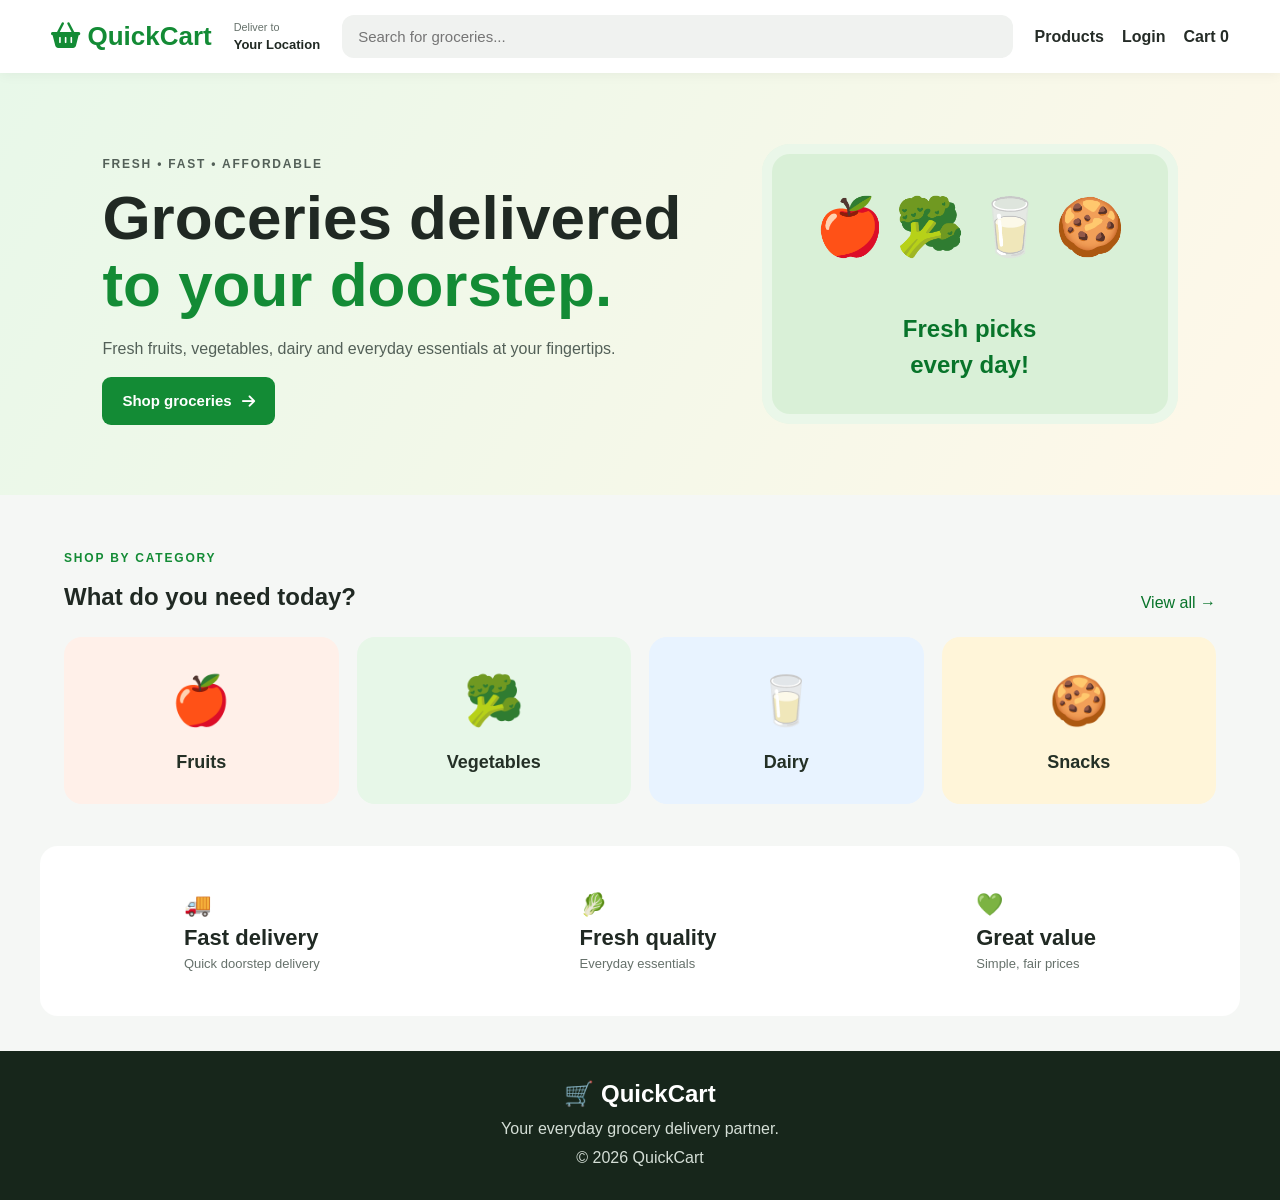
<file: index.html>
<!DOCTYPE html>
<html lang="en">

<head>
    <meta charset="UTF-8">
    <meta name="viewport" content="width=device-width, initial-scale=1.0">
    <meta http-equiv="refresh" content="0; url=index1.html">
    <title>QuickCart</title>
</head>

<body>
    <p>Opening QuickCart… <a href="index1.html">Continue</a></p>
</body>

</html>
</file>
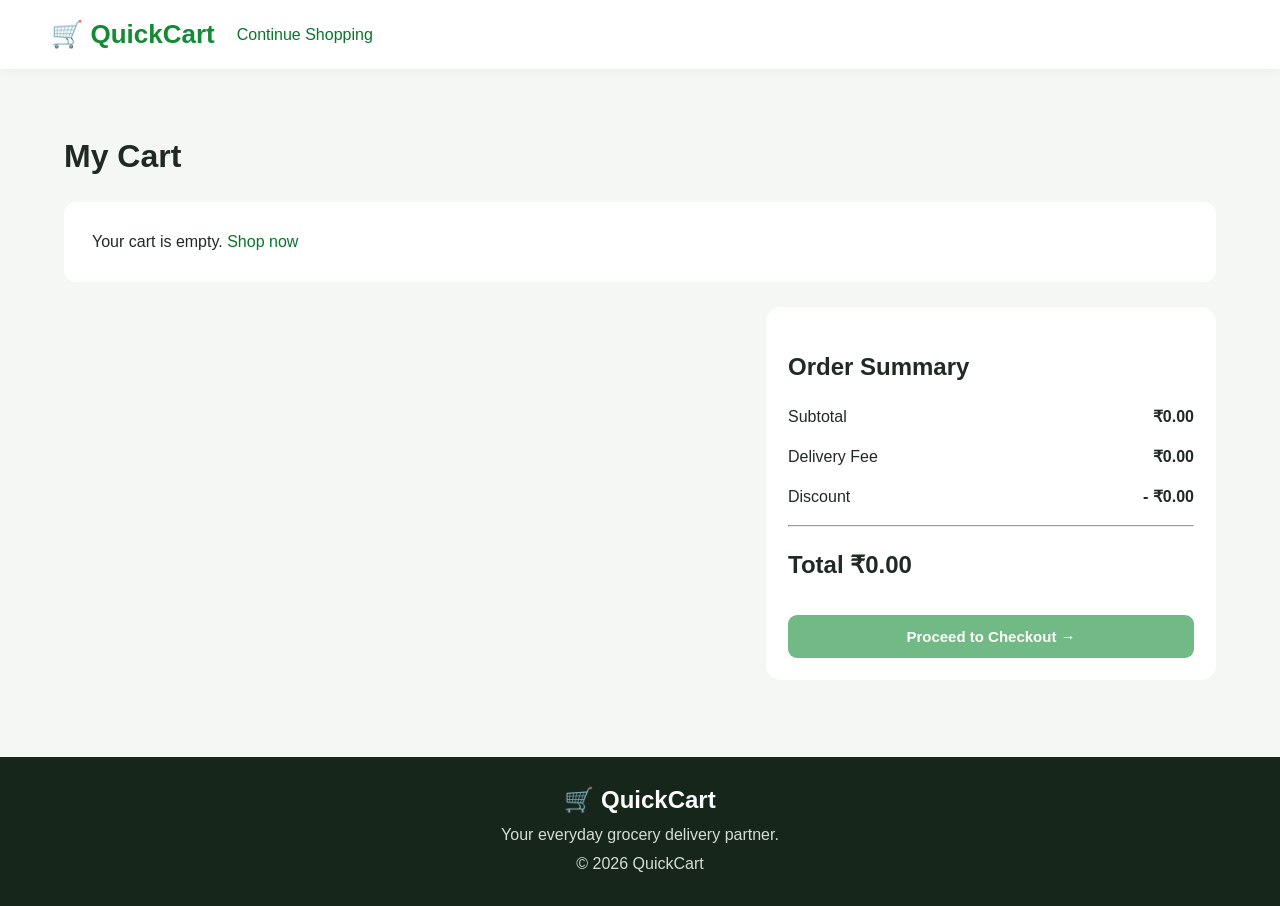
<file: cart.html>
<!DOCTYPE html>
<html lang="en">

<head>
    <meta charset="UTF-8">
    <meta name="viewport" content="width=device-width, initial-scale=1.0">
    <title>QuickCart | My Cart</title>
    <link rel="stylesheet" href="style.css">
</head>

<body>
    <header class="navbar"><a class="logo" href="index1.html">🛒 QuickCart</a><a href="products.html">Continue
            Shopping</a></header>
    <main class="section">
        <h1>My Cart</h1>
        <div id="cartItems" class="cart-list"></div>
        <div id="cartEmpty" class="empty-state" hidden>Your cart is empty. <a href="products.html">Shop now</a></div>
        <aside class="cart-summary">
            <h2>Order Summary</h2>
            <p>Subtotal <strong id="cartSubtotal">₹0</strong></p>
            <p>Delivery Fee <strong id="cartDelivery">₹0</strong></p>
            <p>Discount <strong id="cartDiscount">- ₹0</strong></p>
            <hr>
            <h2>Total <span id="cartTotal">₹0</span></h2><button id="checkoutBtn" class="btn"
                onclick="goToCheckout()">Proceed to Checkout →</button>
        </aside>
    </main>
    <footer>
        <h2>🛒 QuickCart</h2>
        <p>Your everyday grocery delivery partner.</p>
        <p>© 2026 QuickCart</p>
    </footer>
    <script src="script.js"></script>
    <script>renderCartPage();</script>
</body>

</html>
</file>
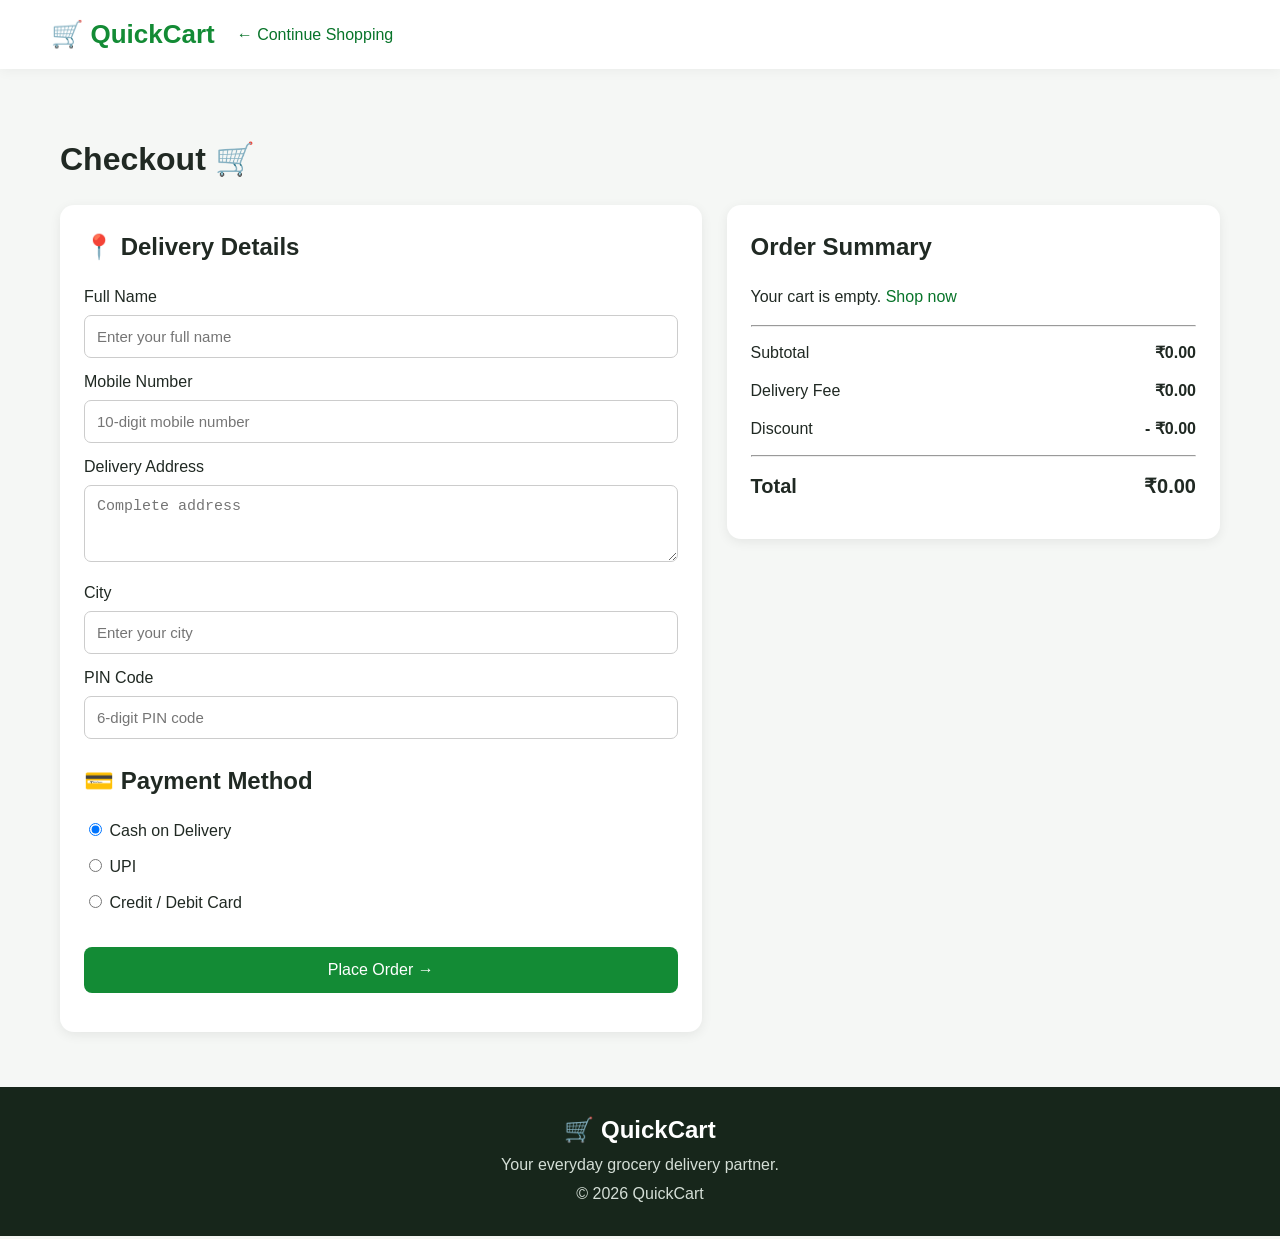
<file: checkout.html>
<!DOCTYPE html>
<html lang="en">

<head>
    <meta charset="UTF-8">
    <meta name="viewport" content="width=device-width, initial-scale=1.0">
    <title>QuickCart | Checkout</title>
    <link rel="stylesheet" href="style.css">
    <link rel="stylesheet" href="https://cdnjs.cloudflare.com/ajax/libs/font-awesome/6.5.2/css/all.min.css">
</head>

<body>
    <header class="navbar"><a class="logo" href="index1.html">🛒 QuickCart</a><a href="products.html">← Continue
            Shopping</a></header>
    <main class="checkout-page">
        <h1>Checkout 🛒</h1>
        <div class="checkout-layout">
            <section class="delivery-card">
                <h2>📍 Delivery Details</h2>
                <form id="checkoutForm">
                    <label for="fullName">Full Name</label><input id="fullName" required
                        placeholder="Enter your full name">
                    <label for="mobile">Mobile Number</label><input id="mobile" type="tel" pattern="[0-9]{10}"
                        maxlength="10" required placeholder="10-digit mobile number">
                    <label for="address">Delivery Address</label><textarea id="address" rows="3" required
                        placeholder="Complete address"></textarea>
                    <label for="city">City</label><input id="city" required placeholder="Enter your city">
                    <label for="pincode">PIN Code</label><input id="pincode" pattern="[0-9]{6}" maxlength="6" required
                        placeholder="6-digit PIN code">
                    <h2 class="payment-heading">💳 Payment Method</h2><label class="payment-option"><input type="radio"
                            name="payment" value="cod" checked> Cash on Delivery</label><label
                        class="payment-option"><input type="radio" name="payment" value="upi"> UPI</label><label
                        class="payment-option"><input type="radio" name="payment" value="card"> Credit / Debit
                        Card</label>
                    <button type="submit" id="placeOrderBtn" class="place-order-btn">Place Order →</button>
                    <div id="checkoutMessage" role="status" aria-live="polite"></div>
                </form>
            </section>
            <aside class="checkout-summary">
                <h2>Order Summary</h2>
                <div id="checkoutItems"></div>
                <p id="emptyCheckout" hidden>Your cart is empty. <a href="products.html">Shop now</a></p>
                <hr>
                <div class="checkout-row"><span>Subtotal</span><strong id="checkoutSubtotal">₹0.00</strong></div>
                <div class="checkout-row"><span>Delivery Fee</span><strong id="checkoutDelivery">₹0.00</strong></div>
                <div class="checkout-row"><span>Discount</span><strong id="checkoutDiscount">- ₹0.00</strong></div>
                <hr>
                <div class="checkout-total"><span>Total</span><strong id="checkoutTotal">₹0.00</strong></div>
            </aside>
        </div>
    </main>
    <footer>
        <h2>🛒 QuickCart</h2>
        <p>Your everyday grocery delivery partner.</p>
        <p>© 2026 QuickCart</p>
    </footer>
    <script>
        const CART_KEY = "quickCart", ORDER_KEY = "quickCartOrder"; let cartItems = [], busy = false; const $ = id => document.getElementById(id); const money = n => "₹" + Number(n).toFixed(2);
        function loadCart() { try { const a = JSON.parse(localStorage.getItem(CART_KEY) || "[]"); cartItems = Array.isArray(a) ? a.filter(i => i && typeof i.name === "string" && Number(i.price) >= 0 && Number.isInteger(Number(i.quantity)) && Number(i.quantity) > 0).map(i => ({ name: i.name, price: Number(i.price), quantity: Number(i.quantity) })) : [] } catch (e) { cartItems = []; console.error(e) } }
        function totals() { const subtotal = cartItems.reduce((s, i) => s + i.price * i.quantity, 0), delivery = subtotal > 0 && subtotal < 300 ? 30 : 0, discount = subtotal >= 500 ? 50 : 0; return { subtotal, delivery, discount, total: subtotal + delivery - discount } }
        function render() { const box = $("checkoutItems"); box.replaceChildren(); cartItems.forEach(i => { const row = document.createElement("div"); row.className = "checkout-product"; const name = document.createElement("span"); name.textContent = `${i.name} × ${i.quantity}`; const price = document.createElement("strong"); price.textContent = money(i.price * i.quantity); row.append(name, price); box.append(row) }); $("emptyCheckout").hidden = cartItems.length > 0; const t = totals(); $("checkoutSubtotal").textContent = money(t.subtotal); $("checkoutDelivery").textContent = money(t.delivery); $("checkoutDiscount").textContent = "- " + money(t.discount); $("checkoutTotal").textContent = money(t.total); $("placeOrderBtn").disabled = busy || cartItems.length === 0 }
        $("checkoutForm").addEventListener("submit", async e => {
            e.preventDefault(); if (busy) return; if (!cartItems.length) { $("checkoutMessage").className = "error-message"; $("checkoutMessage").textContent = "Your cart is empty. Add products before ordering."; return } if (!e.currentTarget.reportValidity()) return;
            const payment = document.querySelector('input[name="payment"]:checked'); const order = { customerName: $("fullName").value.trim(), mobile: $("mobile").value.trim(), address: $("address").value.trim() + ", " + $("city").value.trim() + ", PIN: " + $("pincode").value.trim(), items: cartItems, paymentMethod: payment ? payment.value : "cod" };
            busy = true; $("placeOrderBtn").disabled = true; $("checkoutMessage").className = ""; $("checkoutMessage").textContent = "Placing your order…";
            try {
                const response = await fetch("http://localhost:3000/api/orders", { method: "POST", headers: { "Content-Type": "application/json" }, body: JSON.stringify(order) }); let data; try { data = await response.json() } catch { throw Error("Backend did not return JSON. Check server.js.") } if (!response.ok || data.success !== true || !data.order) throw Error(data.message || "Order was not confirmed.");
                const id = data.order.orderId; if (!id) throw Error("Order ID missing in backend response."); localStorage.setItem(ORDER_KEY, id); localStorage.setItem("quickCartLastOrder", JSON.stringify(data.order)); localStorage.removeItem(CART_KEY); $("checkoutMessage").className = "success-message"; $("checkoutMessage").textContent = "Order placed successfully! Order ID: " + id + ". Opening confirmation…"; $("placeOrderBtn").textContent = "Order Placed ✓"; $("placeOrderBtn").disabled = true; setTimeout(() => { window.location.assign("order-success.html") }, 700);
            } catch (err) { console.error("Place order error:", err); $("checkoutMessage").className = "error-message"; const detail = (err instanceof TypeError) ? "Cannot connect to QuickCart backend. Start the backend with npm start in the backend folder, then retry." : err.message; $("checkoutMessage").textContent = "Could not place order: " + detail + " If you are unsure whether the order was saved, check Orders before submitting again."; busy = false; $("placeOrderBtn").disabled = cartItems.length === 0; $("placeOrderBtn").textContent = "Place Order →" }
        }); loadCart(); render();
    </script>
</body>

</html>
</file>
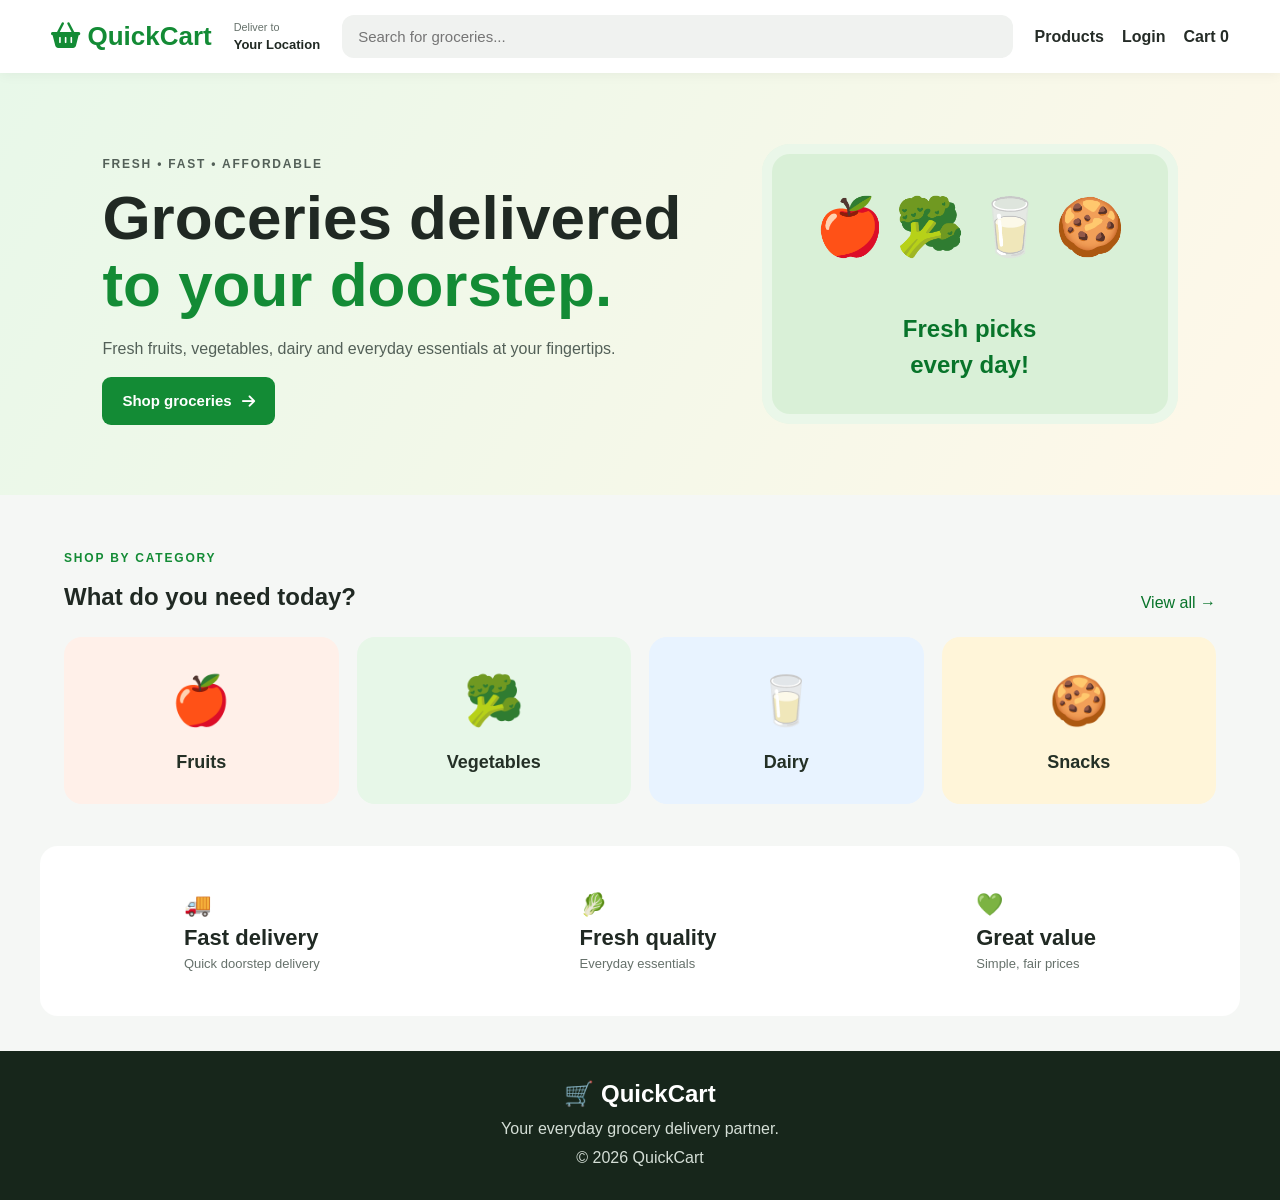
<file: index1.html>
<!DOCTYPE html>
<html lang="en">

<head>
  <meta charset="UTF-8">
  <meta name="viewport" content="width=device-width, initial-scale=1.0">
  <title>QuickCart | Fresh Groceries</title>
  <link rel="stylesheet" href="style.css">
  <link rel="stylesheet" href="https://cdnjs.cloudflare.com/ajax/libs/font-awesome/6.5.2/css/all.min.css">
</head>

<body>
  <header class="navbar">
    <a class="logo" href="index1.html"><i class="fa-solid fa-basket-shopping"></i> QuickCart</a>
    <div class="location"><small>Deliver to</small><strong>Your Location</strong></div>
    <input id="searchInput" class="search" placeholder="Search for groceries..." aria-label="Search products">
    <nav><a href="products.html">Products</a><a href="login.html">Login</a><a href="cart.html">Cart <span
          id="cartCount">0</span></a></nav>
  </header>
  <main>
    <section class="hero">
      <div>
        <p class="eyebrow">FRESH • FAST • AFFORDABLE</p>
        <h1>Groceries delivered<br><span>to your doorstep.</span></h1>
        <p>Fresh fruits, vegetables, dairy and everyday essentials at your fingertips.</p>
        <a class="btn" href="products.html">Shop groceries <i class="fa-solid fa-arrow-right"></i></a>
      </div>
      <div class="hero-art" aria-label="Grocery basket illustration">
        <span>🍎</span><span>🥦</span><span>🥛</span><span>🍪</span><strong>Fresh picks<br>every day!</strong></div>
    </section>
    <section class="section">
      <div class="section-head">
        <div>
          <p class="eyebrow">SHOP BY CATEGORY</p>
          <h2>What do you need today?</h2>
        </div><a href="products.html">View all →</a>
      </div>
      <div class="category-grid">
        <a class="category fruit" href="products.html?category=fruits">🍎<strong>Fruits</strong></a>
        <a class="category veg" href="products.html?category=vegetables">🥦<strong>Vegetables</strong></a>
        <a class="category dairy" href="products.html?category=dairy">🥛<strong>Dairy</strong></a>
        <a class="category snacks" href="products.html?category=snacks">🍪<strong>Snacks</strong></a>
      </div>
    </section>
    <section class="section feature-strip">
      <div>🚚 <strong>Fast delivery</strong><small>Quick doorstep delivery</small></div>
      <div>🥬 <strong>Fresh quality</strong><small>Everyday essentials</small></div>
      <div>💚 <strong>Great value</strong><small>Simple, fair prices</small></div>
    </section>
  </main>
  <footer>
    <h2>🛒 QuickCart</h2>
    <p>Your everyday grocery delivery partner.</p>
    <p>© 2026 QuickCart</p>
  </footer>
  <script src="script.js"></script>
  <script>
    const homeSearch = document.getElementById('searchInput');
    if (homeSearch) homeSearch.addEventListener('keydown', e => { if (e.key === 'Enter') { localStorage.setItem('quickCartSearch', homeSearch.value); location.href = 'products.html'; } });
  </script>
</body>

</html>
</file>
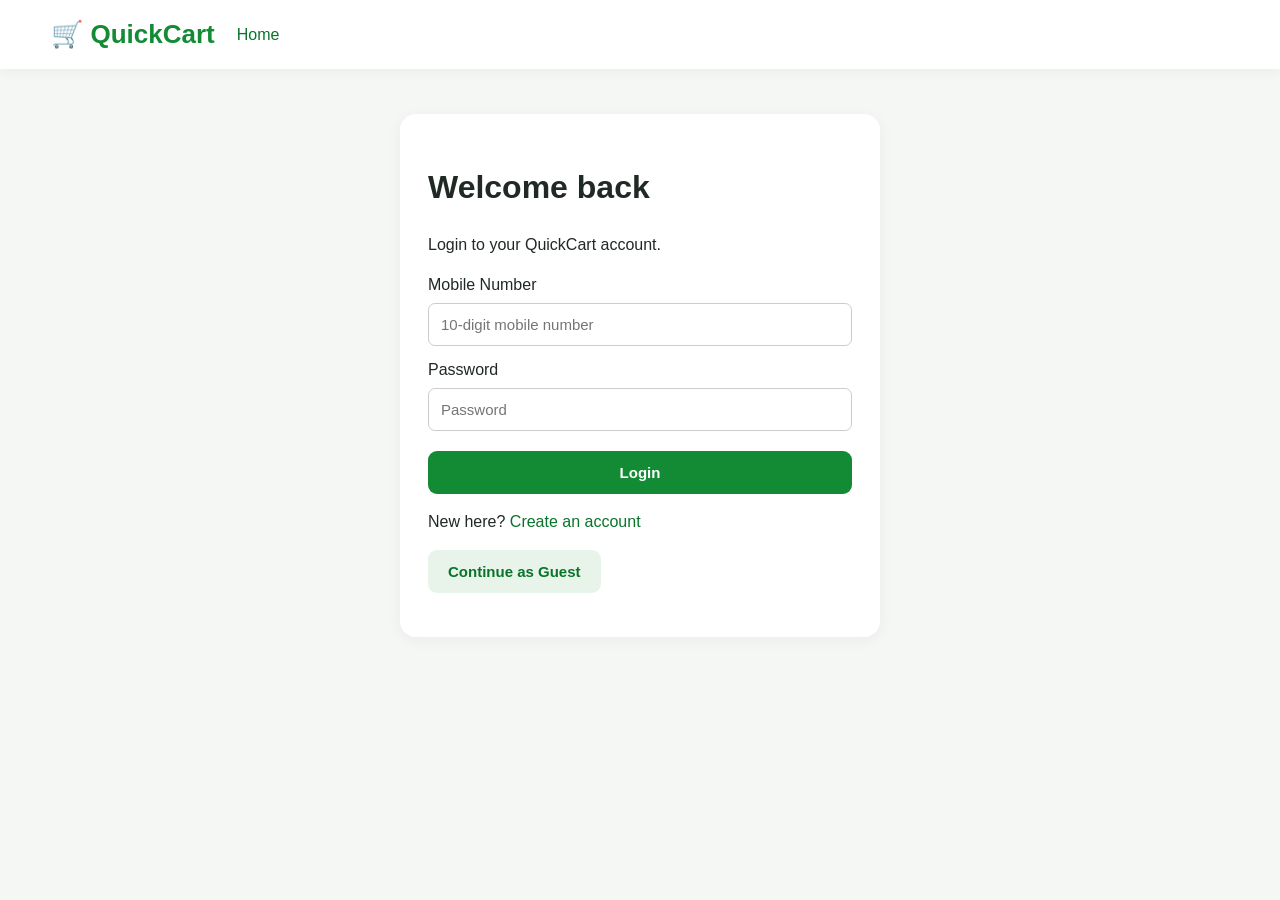
<file: login.html>
<!DOCTYPE html>
<html lang="en">

<head>
    <meta charset="UTF-8">
    <meta name="viewport" content="width=device-width, initial-scale=1.0">
    <title>QuickCart | Login</title>
    <link rel="stylesheet" href="style.css">
</head>

<body>
    <header class="navbar"><a class="logo" href="index1.html">🛒 QuickCart</a><a href="index1.html">Home</a></header>
    <main class="auth-card">
        <h1>Welcome back</h1>
        <p>Login to your QuickCart account.</p>
        <form id="loginForm"><label>Mobile Number</label><input id="loginMobile" type="tel" pattern="[0-9]{10}"
                maxlength="10" required placeholder="10-digit mobile number"><label>Password</label><input
                id="loginPassword" type="password" required placeholder="Password"><button class="btn"
                type="submit">Login</button></form>
        <p>New here? <a href="signup.html">Create an account</a></p><button class="btn secondary"
            onclick="continueAsGuest()">Continue as Guest</button>
        <p id="authMessage"></p>
    </main>
    <script src="script.js"></script>
</body>

</html>
</file>
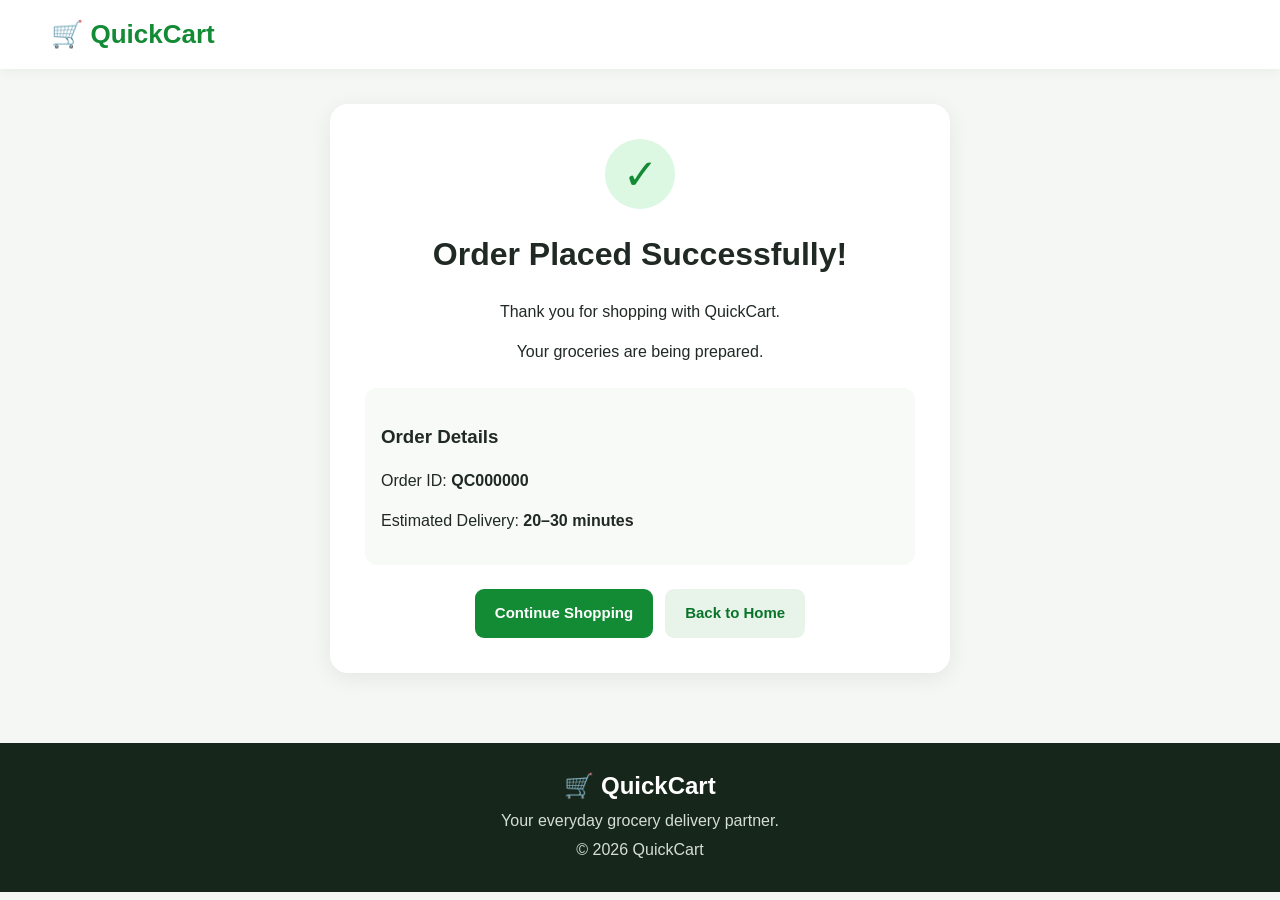
<file: order-success.html>
<!DOCTYPE html>
<html lang="en">

<head>
    <meta charset="UTF-8">
    <meta name="viewport" content="width=device-width, initial-scale=1.0">
    <title>QuickCart | Order Successful</title>
    <link rel="stylesheet" href="style.css">
</head>

<body>
    <header class="navbar"><a class="logo" href="index1.html">🛒 QuickCart</a></header>
    <main class="success-page">
        <div class="success-card">
            <div class="success-icon">✓</div>
            <h1>Order Placed Successfully!</h1>
            <p>Thank you for shopping with QuickCart.</p>
            <p>Your groceries are being prepared.</p>
            <div class="order-info">
                <h3>Order Details</h3>
                <p>Order ID: <strong id="orderId">QC000000</strong></p>
                <p>Estimated Delivery: <strong>20–30 minutes</strong></p>
                <div id="successItems"></div>
            </div>
            <div class="success-buttons"><a href="products.html" class="btn">Continue Shopping</a><a href="index1.html"
                    class="btn secondary">Back to Home</a></div>
        </div>
    </main>
    <footer>
        <h2>🛒 QuickCart</h2>
        <p>Your everyday grocery delivery partner.</p>
        <p>© 2026 QuickCart</p>
    </footer>
    <script>
        const id = localStorage.getItem('quickCartOrder'); if (id) document.getElementById('orderId').textContent = id;
        try { const order = JSON.parse(localStorage.getItem('quickCartLastOrder') || 'null'); if (order && Array.isArray(order.items)) document.getElementById('successItems').innerHTML = '<p>Items: ' + order.items.map(i => `${i.name} × ${i.quantity}`).join(', ') + '</p>'; } catch (e) { }
    </script>
</body>

</html>
</file>
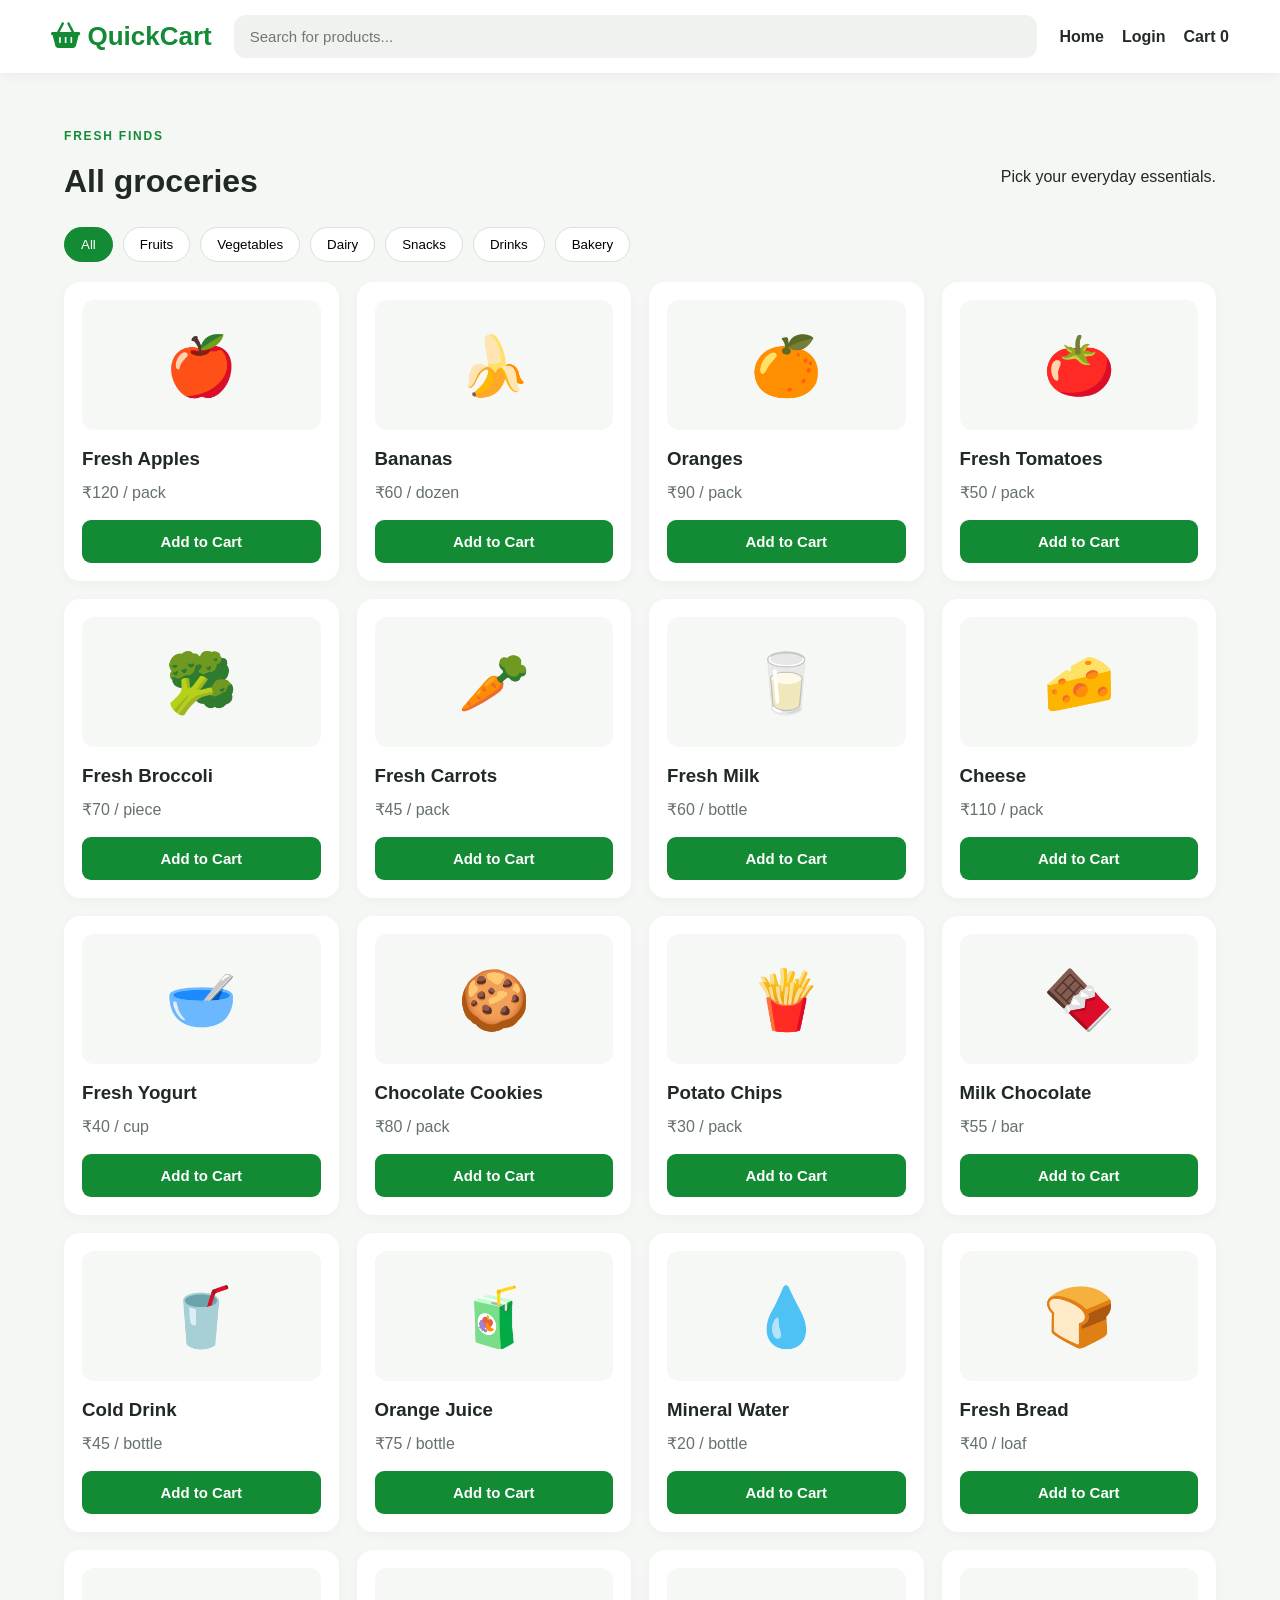
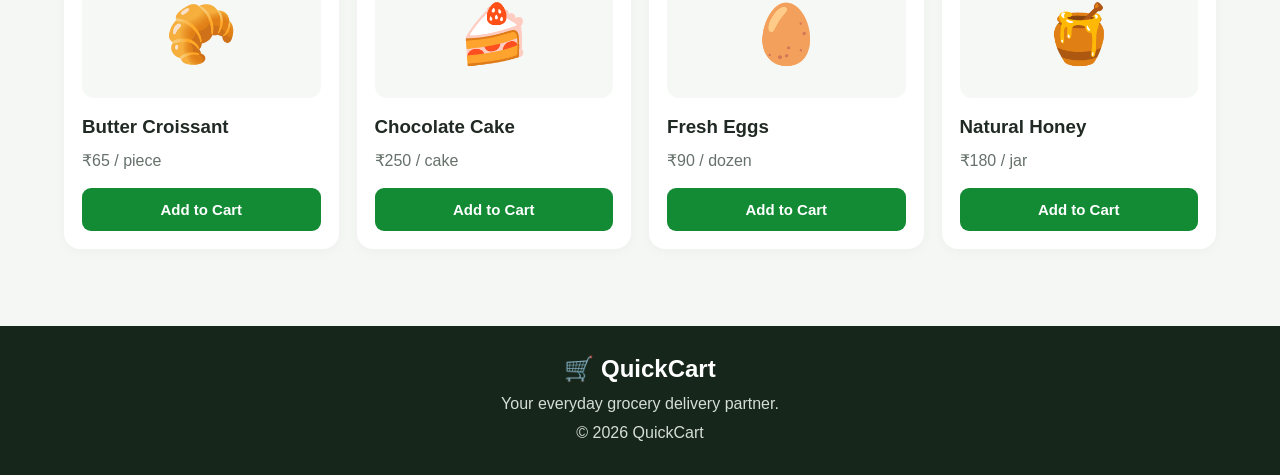
<file: products.html>
<!DOCTYPE html>
<html lang="en">

<head>
    <meta charset="UTF-8">
    <meta name="viewport" content="width=device-width, initial-scale=1.0">
    <title>QuickCart | Products</title>
    <link rel="stylesheet" href="style.css">
    <link rel="stylesheet" href="https://cdnjs.cloudflare.com/ajax/libs/font-awesome/6.5.2/css/all.min.css">
</head>

<body>
    <header class="navbar"><a class="logo" href="index1.html"><i class="fa-solid fa-basket-shopping"></i>
            QuickCart</a><input id="productSearch" class="search" placeholder="Search for products...">
        <nav><a href="index1.html">Home</a><a href="login.html">Login</a><a href="cart.html">Cart <span
                    id="cartCount">0</span></a></nav>
    </header>
    <main class="section">
        <div class="section-head">
            <div>
                <p class="eyebrow">FRESH FINDS</p>
                <h1>All groceries</h1>
            </div>
            <p>Pick your everyday essentials.</p>
        </div>
        <div class="filters"><button class="filter-btn active" data-category="all">All</button><button
                class="filter-btn" data-category="fruits">Fruits</button><button class="filter-btn"
                data-category="vegetables">Vegetables</button><button class="filter-btn"
                data-category="dairy">Dairy</button><button class="filter-btn"
                data-category="snacks">Snacks</button><button class="filter-btn"
                data-category="drinks">Drinks</button><button class="filter-btn" data-category="bakery">Bakery</button>
        </div>
        <div class="product-grid" id="productGrid">
            <article class="product-card product" data-category="fruits" data-name="Fresh Apples">
                <div class="product-emoji">🍎</div>
                <h3>Fresh Apples</h3>
                <p>₹120 / pack</p><button class="btn add-btn" data-name="Fresh Apples" data-price="120">Add to
                    Cart</button>
            </article>
            <article class="product-card product" data-category="fruits" data-name="Bananas">
                <div class="product-emoji">🍌</div>
                <h3>Bananas</h3>
                <p>₹60 / dozen</p><button class="btn add-btn" data-name="Bananas" data-price="60">Add to Cart</button>
            </article>
            <article class="product-card product" data-category="fruits" data-name="Oranges">
                <div class="product-emoji">🍊</div>
                <h3>Oranges</h3>
                <p>₹90 / pack</p><button class="btn add-btn" data-name="Oranges" data-price="90">Add to Cart</button>
            </article>
            <article class="product-card product" data-category="vegetables" data-name="Fresh Tomatoes">
                <div class="product-emoji">🍅</div>
                <h3>Fresh Tomatoes</h3>
                <p>₹50 / pack</p><button class="btn add-btn" data-name="Fresh Tomatoes" data-price="50">Add to
                    Cart</button>
            </article>
            <article class="product-card product" data-category="vegetables" data-name="Fresh Broccoli">
                <div class="product-emoji">🥦</div>
                <h3>Fresh Broccoli</h3>
                <p>₹70 / piece</p><button class="btn add-btn" data-name="Fresh Broccoli" data-price="70">Add to
                    Cart</button>
            </article>
            <article class="product-card product" data-category="vegetables" data-name="Fresh Carrots">
                <div class="product-emoji">🥕</div>
                <h3>Fresh Carrots</h3>
                <p>₹45 / pack</p><button class="btn add-btn" data-name="Fresh Carrots" data-price="45">Add to
                    Cart</button>
            </article>
            <article class="product-card product" data-category="dairy" data-name="Fresh Milk">
                <div class="product-emoji">🥛</div>
                <h3>Fresh Milk</h3>
                <p>₹60 / bottle</p><button class="btn add-btn" data-name="Fresh Milk" data-price="60">Add to
                    Cart</button>
            </article>
            <article class="product-card product" data-category="dairy" data-name="Cheese">
                <div class="product-emoji">🧀</div>
                <h3>Cheese</h3>
                <p>₹110 / pack</p><button class="btn add-btn" data-name="Cheese" data-price="110">Add to Cart</button>
            </article>
            <article class="product-card product" data-category="dairy" data-name="Fresh Yogurt">
                <div class="product-emoji">🥣</div>
                <h3>Fresh Yogurt</h3>
                <p>₹40 / cup</p><button class="btn add-btn" data-name="Fresh Yogurt" data-price="40">Add to
                    Cart</button>
            </article>
            <article class="product-card product" data-category="snacks" data-name="Chocolate Cookies">
                <div class="product-emoji">🍪</div>
                <h3>Chocolate Cookies</h3>
                <p>₹80 / pack</p><button class="btn add-btn" data-name="Chocolate Cookies" data-price="80">Add to
                    Cart</button>
            </article>
            <article class="product-card product" data-category="snacks" data-name="Potato Chips">
                <div class="product-emoji">🍟</div>
                <h3>Potato Chips</h3>
                <p>₹30 / pack</p><button class="btn add-btn" data-name="Potato Chips" data-price="30">Add to
                    Cart</button>
            </article>
            <article class="product-card product" data-category="snacks" data-name="Milk Chocolate">
                <div class="product-emoji">🍫</div>
                <h3>Milk Chocolate</h3>
                <p>₹55 / bar</p><button class="btn add-btn" data-name="Milk Chocolate" data-price="55">Add to
                    Cart</button>
            </article>
            <article class="product-card product" data-category="drinks" data-name="Cold Drink">
                <div class="product-emoji">🥤</div>
                <h3>Cold Drink</h3>
                <p>₹45 / bottle</p><button class="btn add-btn" data-name="Cold Drink" data-price="45">Add to
                    Cart</button>
            </article>
            <article class="product-card product" data-category="drinks" data-name="Orange Juice">
                <div class="product-emoji">🧃</div>
                <h3>Orange Juice</h3>
                <p>₹75 / bottle</p><button class="btn add-btn" data-name="Orange Juice" data-price="75">Add to
                    Cart</button>
            </article>
            <article class="product-card product" data-category="drinks" data-name="Mineral Water">
                <div class="product-emoji">💧</div>
                <h3>Mineral Water</h3>
                <p>₹20 / bottle</p><button class="btn add-btn" data-name="Mineral Water" data-price="20">Add to
                    Cart</button>
            </article>
            <article class="product-card product" data-category="bakery" data-name="Fresh Bread">
                <div class="product-emoji">🍞</div>
                <h3>Fresh Bread</h3>
                <p>₹40 / loaf</p><button class="btn add-btn" data-name="Fresh Bread" data-price="40">Add to
                    Cart</button>
            </article>
            <article class="product-card product" data-category="bakery" data-name="Butter Croissant">
                <div class="product-emoji">🥐</div>
                <h3>Butter Croissant</h3>
                <p>₹65 / piece</p><button class="btn add-btn" data-name="Butter Croissant" data-price="65">Add to
                    Cart</button>
            </article>
            <article class="product-card product" data-category="bakery" data-name="Chocolate Cake">
                <div class="product-emoji">🍰</div>
                <h3>Chocolate Cake</h3>
                <p>₹250 / cake</p><button class="btn add-btn" data-name="Chocolate Cake" data-price="250">Add to
                    Cart</button>
            </article>
            <article class="product-card product" data-category="dairy" data-name="Fresh Eggs">
                <div class="product-emoji">🥚</div>
                <h3>Fresh Eggs</h3>
                <p>₹90 / dozen</p><button class="btn add-btn" data-name="Fresh Eggs" data-price="90">Add to
                    Cart</button>
            </article>
            <article class="product-card product" data-category="snacks" data-name="Natural Honey">
                <div class="product-emoji">🍯</div>
                <h3>Natural Honey</h3>
                <p>₹180 / jar</p><button class="btn add-btn" data-name="Natural Honey" data-price="180">Add to
                    Cart</button>
            </article>
        </div>
        <p id="noProducts" hidden>No products found.</p>
    </main>
    <footer>
        <h2>🛒 QuickCart</h2>
        <p>Your everyday grocery delivery partner.</p>
        <p>© 2026 QuickCart</p>
    </footer>
    <script src="script.js"></script>
</body>

</html>
</file>
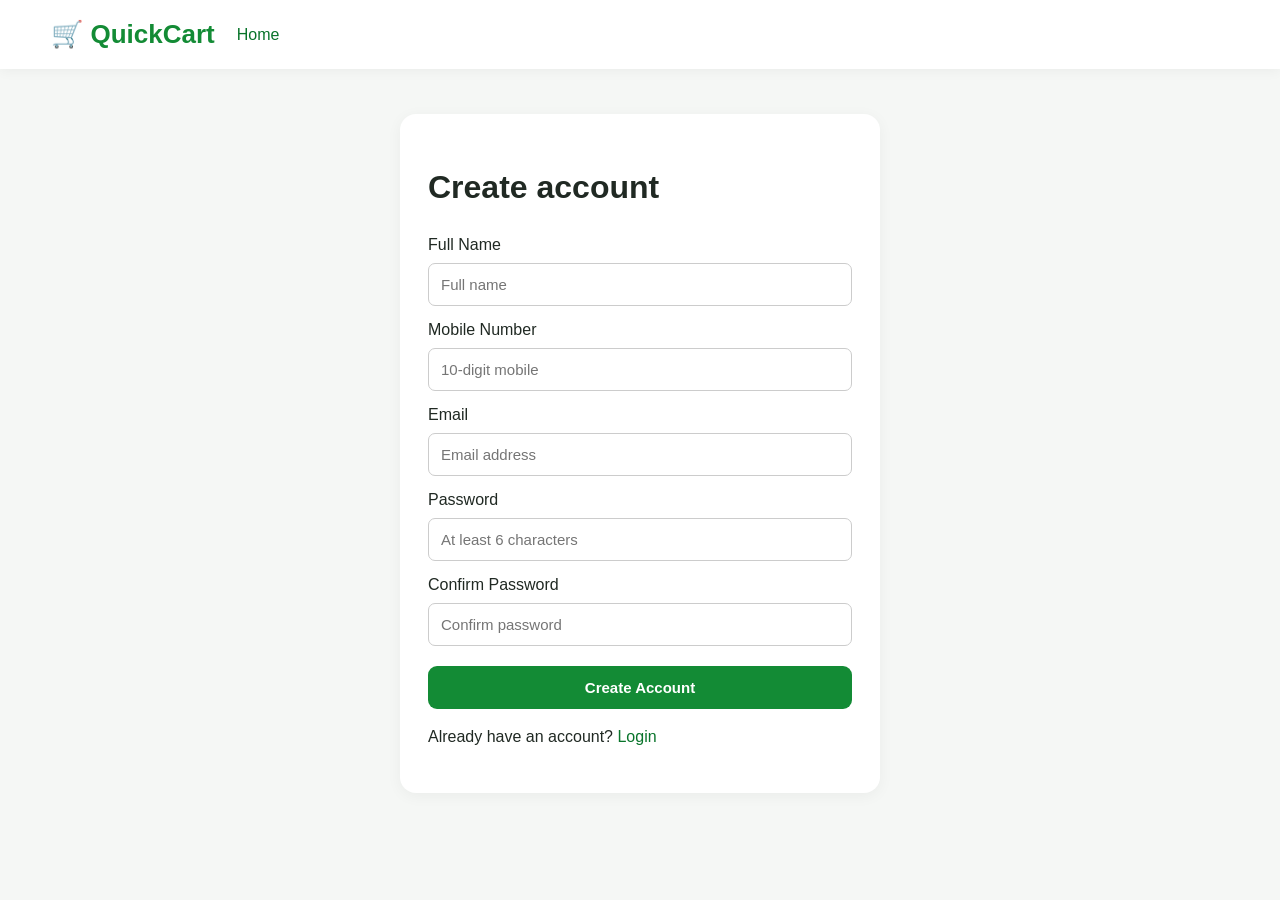
<file: signup.html>
<!DOCTYPE html>
<html lang="en">

<head>
    <meta charset="UTF-8">
    <meta name="viewport" content="width=device-width, initial-scale=1.0">
    <title>QuickCart | Sign Up</title>
    <link rel="stylesheet" href="style.css">
</head>

<body>
    <header class="navbar"><a class="logo" href="index1.html">🛒 QuickCart</a><a href="index1.html">Home</a></header>
    <main class="auth-card">
        <h1>Create account</h1>
        <form id="signupForm"><label>Full Name</label><input id="signupName" required
                placeholder="Full name"><label>Mobile Number</label><input id="signupMobile" type="tel"
                pattern="[0-9]{10}" maxlength="10" required placeholder="10-digit mobile"><label>Email</label><input
                id="signupEmail" type="email" required placeholder="Email address"><label>Password</label><input
                id="signupPassword" type="password" minlength="6" required
                placeholder="At least 6 characters"><label>Confirm Password</label><input id="confirmPassword"
                type="password" minlength="6" required placeholder="Confirm password"><button class="btn"
                type="submit">Create Account</button></form>
        <p>Already have an account? <a href="login.html">Login</a></p>
        <p id="authMessage"></p>
    </main>
    <script src="script.js"></script>
</body>

</html>
</file>
<file: style.css>
* {
    box-sizing: border-box
}

:root {
    --green: #138b35;
    --green-dark: #08742a;
    --ink: #202923;
    --muted: #66716b;
    --bg: #f5f7f5;
    --line: #e5e9e5
}

body {
    margin: 0;
    font-family: Arial, Helvetica, sans-serif;
    color: var(--ink);
    background: var(--bg);
    line-height: 1.5
}

a {
    color: var(--green-dark);
    text-decoration: none
}

a:hover {
    text-decoration: underline
}

.navbar {
    position: sticky;
    top: 0;
    z-index: 5;
    display: flex;
    align-items: center;
    gap: 22px;
    padding: 15px 4%;
    background: #fff;
    box-shadow: 0 2px 12px #0000000c;
    flex-wrap: wrap
}

.logo {
    font-size: 26px;
    font-weight: 800;
    color: var(--green);
    white-space: nowrap
}

.location {
    display: flex;
    flex-direction: column;
    font-size: 13px
}

.location small {
    color: var(--muted)
}

nav {
    display: flex;
    align-items: center;
    gap: 18px;
    margin-left: auto
}

nav a {
    font-weight: 700;
    color: #252c27
}

.search {
    flex: 1;
    min-width: 190px;
    padding: 13px 16px;
    border: 0;
    border-radius: 12px;
    background: #f0f2f0;
    font-size: 15px
}

.hero {
    display: grid;
    grid-template-columns: 1.2fr .8fr;
    gap: 35px;
    align-items: center;
    padding: 70px 8%;
    background: linear-gradient(120deg, #e8f8e9, #fff8e9)
}

.hero h1 {
    font-size: clamp(36px, 5vw, 62px);
    line-height: 1.08;
    margin: 8px 0 18px
}

.hero h1 span {
    color: var(--green)
}

.hero p {
    max-width: 560px;
    color: #536058
}

.eyebrow {
    color: var(--green);
    font-weight: 800;
    letter-spacing: 1.8px;
    font-size: 12px
}

.btn {
    display: inline-flex;
    justify-content: center;
    align-items: center;
    gap: 10px;
    border: 0;
    border-radius: 9px;
    background: var(--green);
    color: #fff;
    padding: 13px 20px;
    font-weight: 700;
    font-size: 15px;
    cursor: pointer;
    text-decoration: none
}

.btn:hover {
    background: var(--green-dark);
    text-decoration: none
}

.btn:disabled {
    opacity: .6;
    cursor: not-allowed
}

.btn.secondary {
    background: #e8f4e9;
    color: var(--green-dark)
}

.hero-art {
    min-height: 280px;
    border-radius: 28px;
    background: #d9f0d7;
    display: flex;
    justify-content: center;
    align-items: center;
    gap: 10px;
    flex-wrap: wrap;
    padding: 25px;
    font-size: 56px;
    box-shadow: inset 0 0 0 10px #ffffff70
}

.hero-art strong {
    width: 100%;
    text-align: center;
    font-size: 24px;
    color: var(--green-dark)
}

.section {
    max-width: 1200px;
    margin: 0 auto;
    padding: 42px 24px
}

.section-head {
    display: flex;
    justify-content: space-between;
    align-items: end;
    gap: 20px;
    margin-bottom: 22px
}

.section-head h1,
.section-head h2 {
    margin: 0
}

.category-grid {
    display: grid;
    grid-template-columns: repeat(4, 1fr);
    gap: 18px
}

.category {
    display: flex;
    flex-direction: column;
    align-items: center;
    gap: 12px;
    padding: 28px 10px;
    border-radius: 18px;
    font-size: 48px;
    color: #243026
}

.category strong {
    font-size: 18px
}

.fruit {
    background: #fff0e9
}

.veg {
    background: #e7f7e8
}

.dairy {
    background: #e8f3ff
}

.snacks {
    background: #fff5d9
}

.feature-strip {
    display: flex;
    justify-content: space-around;
    gap: 20px;
    flex-wrap: wrap;
    background: #fff;
    border-radius: 18px;
    margin-bottom: 35px
}

.feature-strip div {
    display: flex;
    flex-direction: column;
    font-size: 22px
}

.feature-strip small {
    font-size: 13px;
    color: var(--muted)
}

.filters {
    display: flex;
    gap: 10px;
    flex-wrap: wrap;
    margin: 20px 0
}

.filter-btn {
    padding: 9px 16px;
    border: 1px solid #d9e1d9;
    border-radius: 30px;
    background: #fff;
    cursor: pointer
}

.filter-btn.active {
    background: var(--green);
    color: #fff;
    border-color: var(--green)
}

.product-grid {
    display: grid;
    grid-template-columns: repeat(4, minmax(0, 1fr));
    gap: 18px
}

.product-card {
    background: #fff;
    border-radius: 16px;
    padding: 18px;
    box-shadow: 0 3px 12px #00000008;
    display: flex;
    flex-direction: column;
    align-items: flex-start
}

.product-emoji {
    align-self: center;
    display: grid;
    place-items: center;
    width: 100%;
    height: 130px;
    background: #f6f8f5;
    border-radius: 12px;
    font-size: 58px
}

.product-card h3 {
    margin: 15px 0 4px
}

.product-card p {
    margin: 4px 0 15px;
    color: var(--muted)
}

.product-card .btn {
    width: 100%;
    margin-top: auto
}

.cart-list {
    display: grid;
    gap: 12px
}

.cart-item {
    display: flex;
    align-items: center;
    gap: 16px;
    padding: 18px;
    background: #fff;
    border-radius: 12px
}

.cart-item .product-emoji {
    width: 76px;
    height: 76px;
    flex-shrink: 0;
    font-size: 38px
}

.cart-item-info {
    flex: 1
}

.quantity-controls {
    display: flex;
    align-items: center;
    gap: 12px
}

.quantity-controls button {
    width: 32px;
    height: 32px;
    border: 0;
    border-radius: 8px;
    background: #e7f4e8;
    cursor: pointer;
    font-weight: bold
}

.cart-summary {
    max-width: 450px;
    margin: 25px 0 0 auto;
    padding: 22px;
    background: #fff;
    border-radius: 15px
}

.cart-summary p {
    display: flex;
    justify-content: space-between
}

.cart-summary .btn {
    width: 100%;
    margin-top: 12px
}

.empty-state {
    padding: 28px;
    background: #fff;
    border-radius: 12px
}

.checkout-page {
    max-width: 1200px;
    margin: 25px auto;
    padding: 20px
}

.checkout-layout {
    display: grid;
    grid-template-columns: 1.3fr 1fr;
    gap: 25px;
    align-items: start
}

.delivery-card,
.checkout-summary {
    background: #fff;
    padding: 24px;
    border-radius: 14px;
    box-shadow: 0 3px 12px #00000012
}

.delivery-card h2,
.checkout-summary h2 {
    margin-top: 0;
    margin-bottom: 20px
}

.delivery-card label:not(.payment-option),
.auth-card label {
    display: block;
    margin: 12px 0 6px
}

.delivery-card input:not([type=radio]),
.delivery-card textarea,
.auth-card input {
    width: 100%;
    box-sizing: border-box;
    padding: 12px;
    border: 1px solid #ccc;
    border-radius: 7px;
    font-size: 15px
}

.payment-heading {
    margin-top: 24px !important
}

.payment-option {
    display: block;
    margin: 12px 0;
    cursor: pointer
}

.place-order-btn {
    width: 100%;
    margin-top: 20px;
    padding: 14px;
    background: var(--green);
    color: #fff;
    border: 0;
    border-radius: 8px;
    font-size: 16px;
    cursor: pointer
}

.checkout-product {
    display: flex;
    justify-content: space-between;
    gap: 12px;
    padding: 12px 0;
    border-bottom: 1px solid #eee
}

.checkout-row,
.checkout-total {
    display: flex;
    justify-content: space-between;
    gap: 12px;
    margin: 14px 0
}

.checkout-total {
    font-size: 20px;
    font-weight: bold
}

#checkoutMessage {
    margin-top: 15px;
    font-weight: bold;
    line-height: 1.6
}

.success-message {
    padding: 15px;
    background: #e8f8ed;
    color: #126b2b;
    border-radius: 8px
}

.error-message {
    padding: 12px;
    background: #ffebee;
    color: #c62828;
    border-radius: 8px
}

.auth-card {
    max-width: 480px;
    margin: 45px auto;
    padding: 28px;
    background: #fff;
    border-radius: 16px;
    box-shadow: 0 3px 15px #0000000c
}

.auth-card form .btn {
    width: 100%;
    margin-top: 20px
}

.success-page {
    min-height: 60vh;
    display: grid;
    place-items: center;
    padding: 35px 20px
}

.success-card {
    width: min(620px, 100%);
    padding: 35px;
    background: #fff;
    border-radius: 18px;
    text-align: center;
    box-shadow: 0 5px 22px #00000012
}

.success-icon {
    margin: auto;
    width: 70px;
    height: 70px;
    border-radius: 50%;
    display: grid;
    place-items: center;
    background: #dcf7e2;
    color: var(--green);
    font-size: 42px
}

.order-info {
    margin: 24px 0;
    padding: 16px;
    background: #f7faf7;
    border-radius: 12px;
    text-align: left
}

.success-buttons {
    display: flex;
    gap: 12px;
    justify-content: center;
    flex-wrap: wrap
}

footer {
    text-align: center;
    background: #17261b;
    color: #fff;
    padding: 25px;
    margin-top: 35px
}

footer h2 {
    margin: 0 0 5px
}

footer p {
    margin: 5px;
    color: #d4ded6
}

@media(max-width:850px) {
    .product-grid {
        grid-template-columns: repeat(2, minmax(0, 1fr))
    }

    .checkout-layout,
    .hero {
        grid-template-columns: 1fr
    }

    .hero {
        padding: 45px 7%
    }

    .location {
        display: none
    }
}

@media(max-width:560px) {
    .navbar {
        gap: 12px
    }

    .search {
        order: 3;
        flex-basis: 100%
    }

    nav {
        gap: 10px;
        font-size: 14px
    }

    .category-grid {
        grid-template-columns: repeat(2, 1fr)
    }

    .product-grid {
        grid-template-columns: repeat(2, minmax(0, 1fr))
    }

    .checkout-page {
        padding: 12px
    }

    .delivery-card,
    .checkout-summary {
        padding: 17px
    }

    .cart-item {
        flex-wrap: wrap
    }

    .cart-summary {
        margin-left: 0
    }
}
</file>
